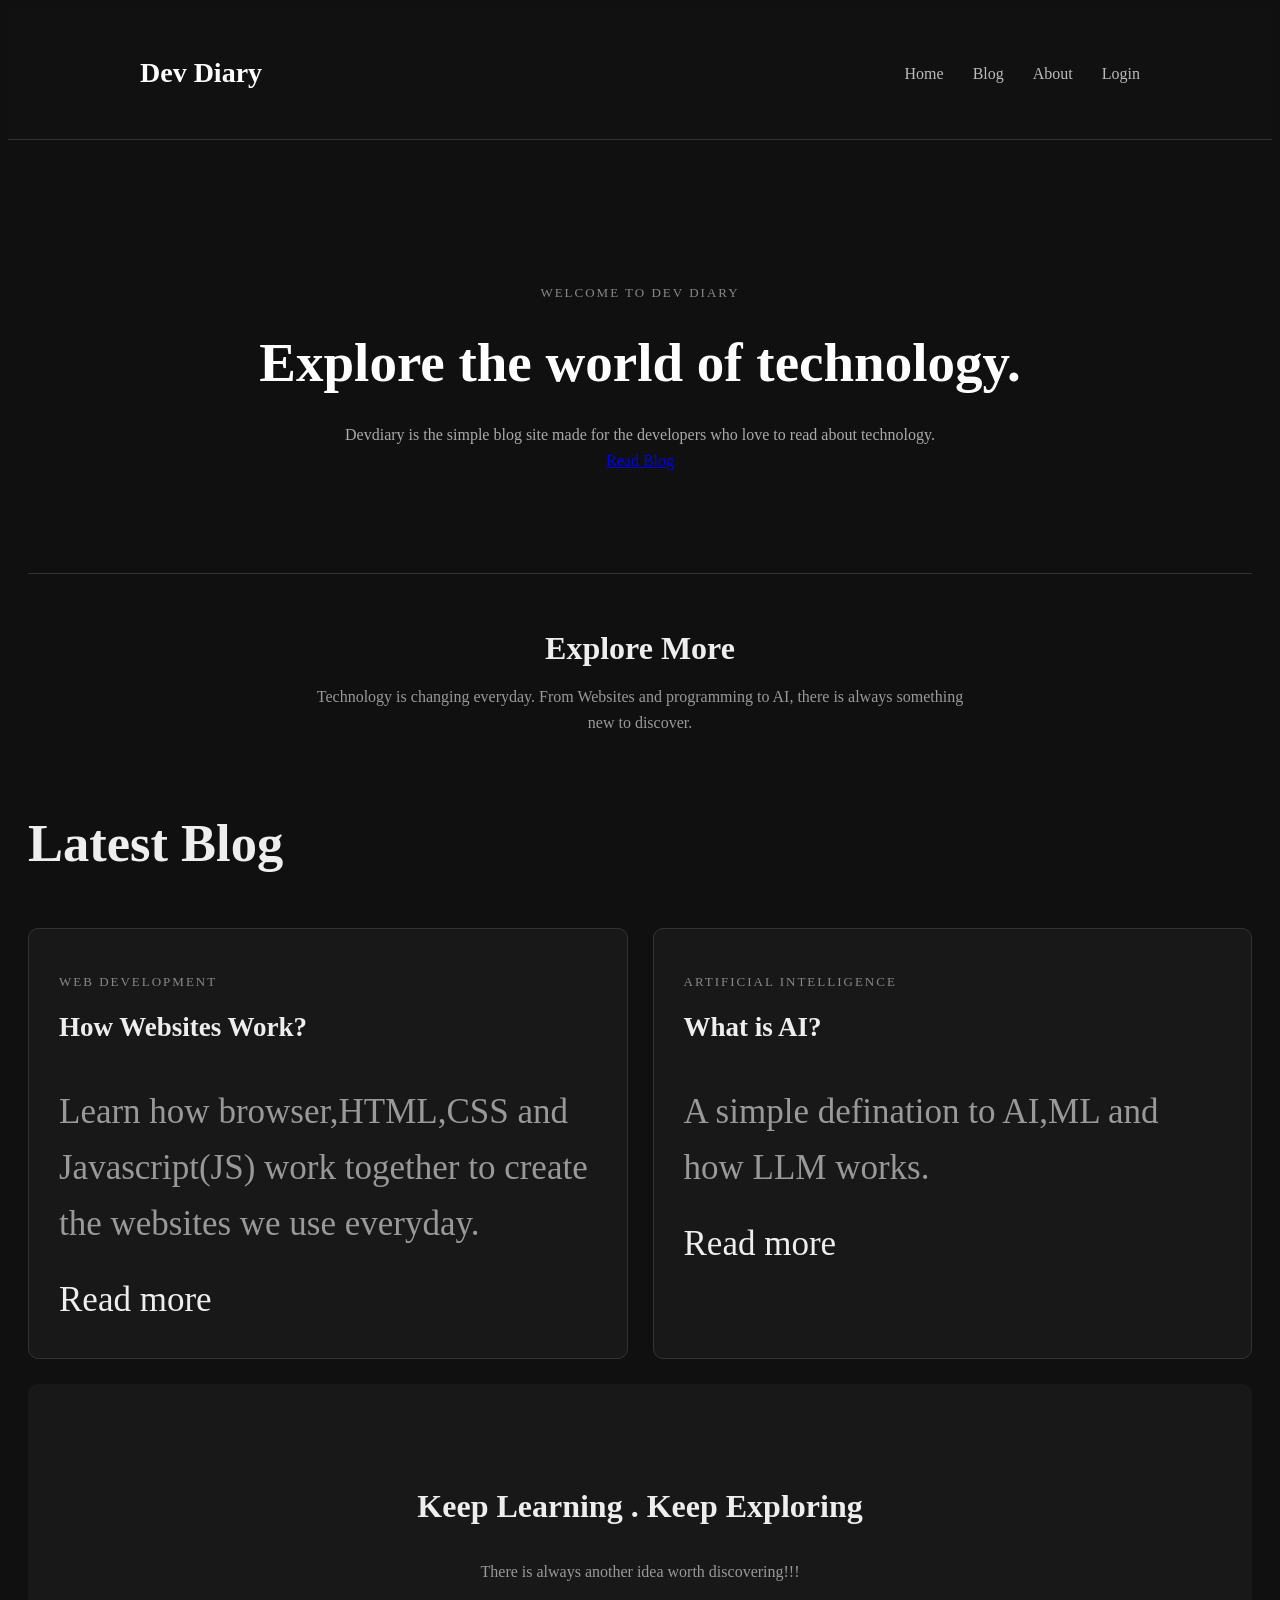
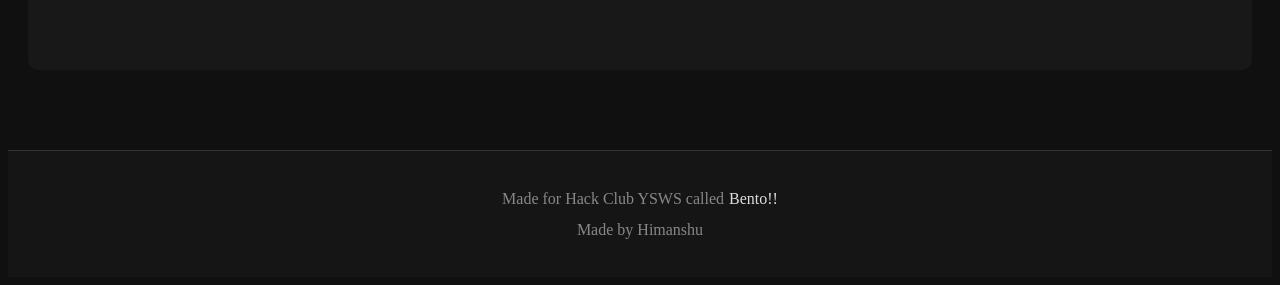
<file: index.html>
<!DOCTYPE html>
<html lang="en">
<head>
    <meta charset="UTF-8">
    <meta name="viewport" content="width=device-width, initial-scale=1.0">
    <title>Dev Diary</title>
    <link rel="stylesheet" href="style.css">
</head>
<body>
    <header>

        <nav>
            <h1>Dev Diary</h1>
            <div class="menu">
                <a href="#">Home</a>
                <a href="blog.html">Blog</a>
                <a href="about.html">About</a>
                 <a href="login.html">Login</a>
            </div>
        </nav>
    </header>

    <main>

        <section class="welcome">
            <p class="small">Welcome to Dev Diary</p>
            <h2>Explore the world of technology.</h2>

            <p>
                Devdiary is the simple blog site made for the developers who love to read about technology.
            </p>

            <a href="blog.html" class="button">Read Blog</a>

        </section>


        <section class="about">
            <h2>Explore More</h2>

            <p>
                Technology is changing everyday. From Websites and programming to AI, there is always something new to discover.

            </p>
        </section>

        <section class="blogs" id="blogs">
            <h2>Latest Blog</h2>

            <div class="cards">

                <article>
                    <p class="small">Web Development</p>
                    <h3>How Websites Work?</h3>

                    <p>Learn how browser,HTML,CSS and Javascript(JS) work together to create the websites we use everyday.</p>

                    <a href="">Read more</a>
                </article>
            
                <article>
                    <p class="small">Artificial Intelligence</p>

                    <h3>What is AI?</h3>

                    <p>A simple defination to AI,ML and how LLM works.</p>
                    <a href="">Read more</a>
                </article>
            </div>
        </section>



        <section class="end">
            <h2>Keep Learning . Keep Exploring</h2>
            <p>There is always another idea worth discovering!!!</p>
        </section>
    </main>

    <footer>
        <p>Made for Hack Club YSWS called<a href="https://bento.hackclub.com/">Bento!!</a></p>

        <p>Made by Himanshu</p>
    </footer>
    
</body>
</html>
</file>
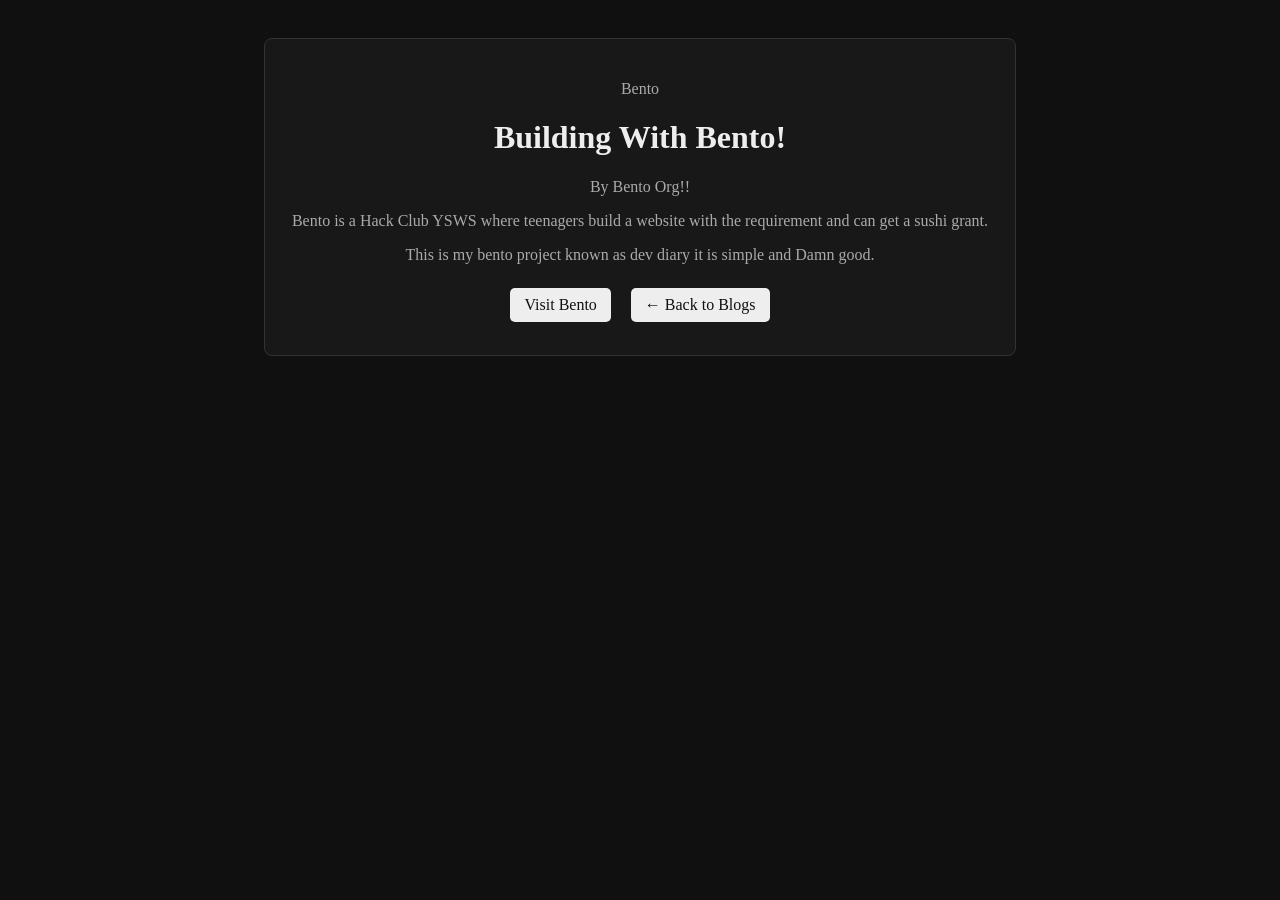
<file: bento.html>
<!DOCTYPE html>
<html lang="en">
<head>
    <meta charset="UTF-8">
    <meta name="viewport" content="width=device-width, initial-scale=1.0">
    <title>Bento</title>

    <style>
        body {
            background: #101010;
            color: #eee;
            font-family: cursive;
            text-align: center;
            padding: 30px;
        }

        .blog {
            max-width: 700px;
            margin: auto;
            background: #181818;
            border: 1px solid #333;
            border-radius: 8px;
            padding: 25px;
        }

        p {
            color: #aaa;
        }

        a {
            display: inline-block;
            background: #eee;
            color: #111;
            padding: 8px 14px;
            margin: 8px;
            text-decoration: none;
            border-radius: 5px;
        }

        a:hover {
            background: #bbb;
        }
    </style>
</head>

<body>

    <div class="blog">
        <p>Bento</p>

        <h1>Building With Bento!</h1>
        <p>By Bento Org!!</p>

        <p>
            Bento is a Hack Club YSWS where teenagers build a website with the requirement and can get a sushi grant.
        </p>

        <p>
            This is my bento project known as dev diary it is simple and Damn good.
        </p>

        <a href="https://bento.hackclub.com/">Visit Bento</a>
        <a href="blog.html">← Back to Blogs</a>
    </div>

</body>
</html>
</file>
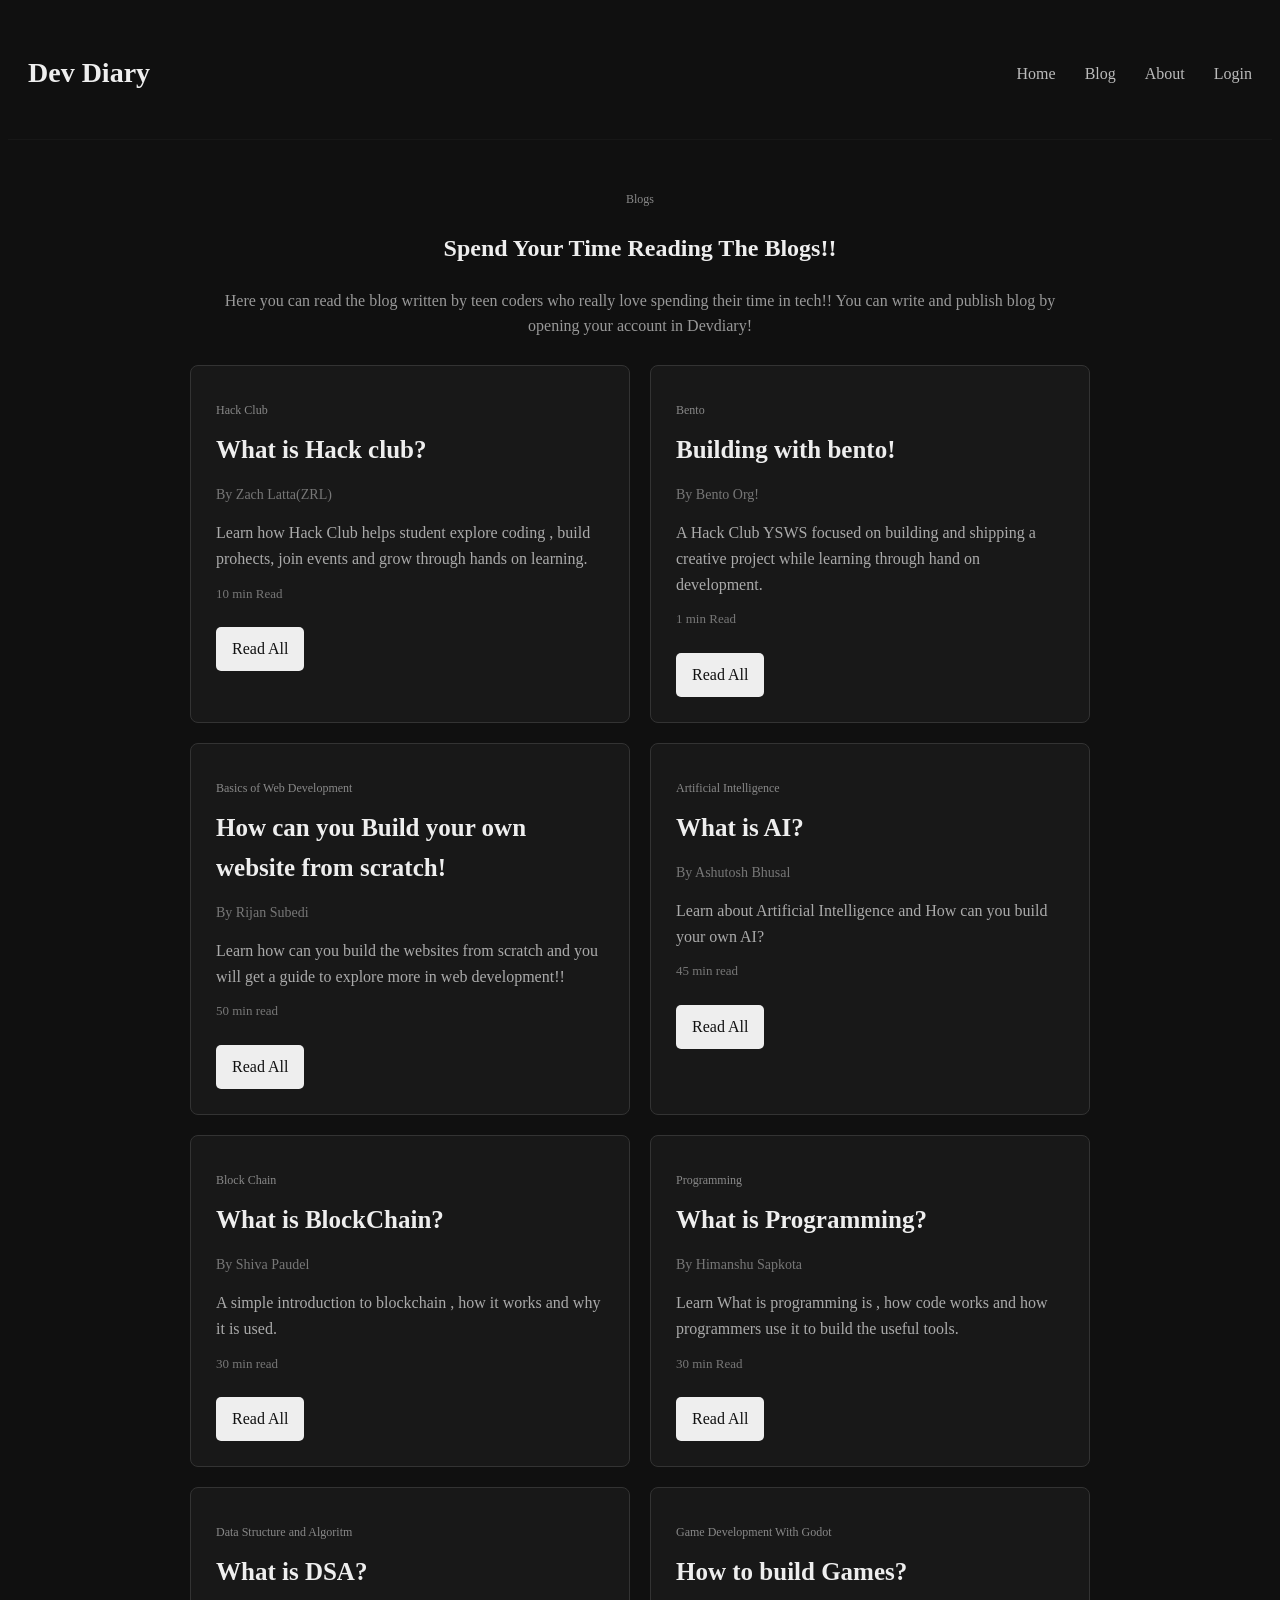
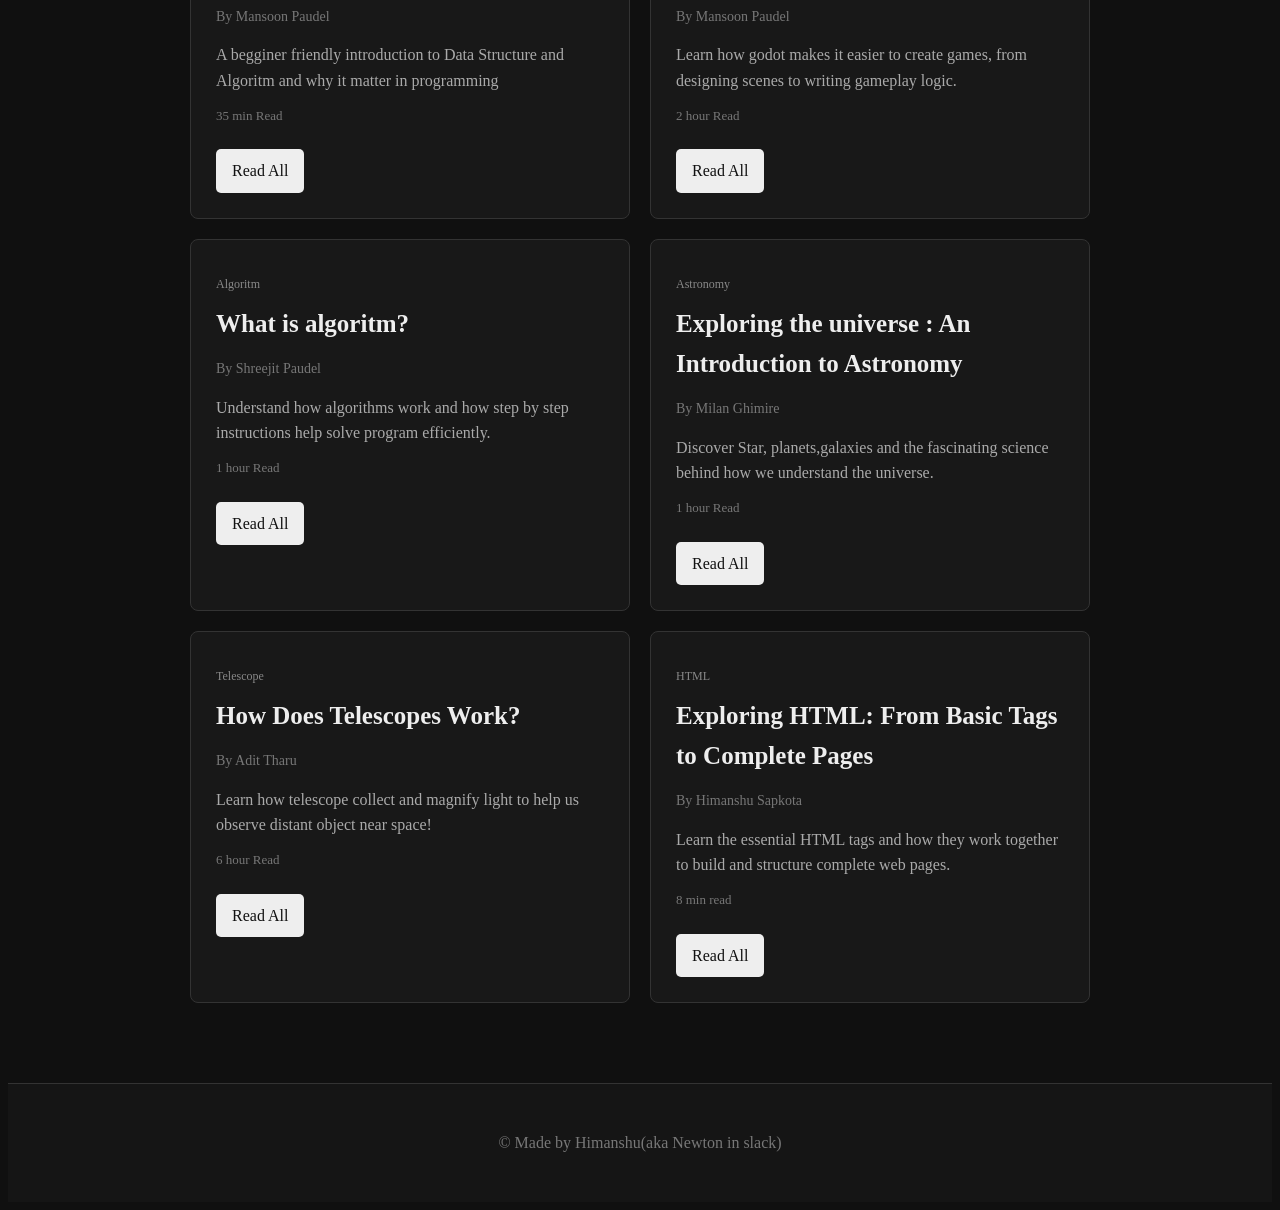
<file: blog.html>
<!DOCTYPE html>
<html lang="en">
<head>
    <meta charset="UTF-8">
    <meta name="viewport" content="width=\, initial-scale=1.0">
    <title>Blog-DevDiary</title>
    <style>
body{
    background: #101010;
    color: #eee;
    font-family: cursive;
    line-height: 1.6;
}

header{
    background: #10101010;
    border-bottom: 1px solid #3333;
}
nav{
    max-width: 10000px;
    margin: auto;
    padding: 20px;
    display: flex;
    justify-content: space-between;
    align-items: center;

}
nav h1{
    font-family: cursive;
    font-size: 28px;


}

.menu a{
    color: #bbbbbb;
    text-decoration: none;
    margin-left: 25px;

}

.menu a:hover{
    color: rgb(0, 0, 0);
    background-color: rgb(15, 209, 86);

}

main{
    max-width: 900px;
    margin: auto;
    padding: 30px 20px;
}

.top{
    text-align: center;
    padding: 10px 20px;

}

.small{
    color: #888;
    font-size: 12px;
    margin: 10px 0;

}

.top p:last-child{
    color: #999;
}

.blogs {
    display: grid;
    grid-template-columns: 1fr 1fr;
    gap: 20px;
}

.blogs article {
    background: #181818;
    border: 1px solid #333;
    border-radius: 8px;
    padding: 25px;
}

.blogs h3 {
    font-family: cursive;
    font-size: 25px;
    margin: 8px 0;
}

.author {
    color: #777;
    font-size: 14px;
}

.blogs article p:not(.small):not(.author):not(.time) {
    color: #aaa;
    margin: 12px 0;
}

.time {
    color: #777;
    font-size: 13px;
    margin-top: 10px;
}

.button {
    display: inline-block;
    background: #eee;
    color: #111;
    padding: 9px 16px;
    border-radius: 5px;
    text-decoration: none;
    margin-top: 10px;
}

.button:hover {
    background: #bbb;
}

.blogs article:hover {
    border-color: #555;
}

footer{
    margin-top: 50px;
    padding: 30px;
    text-align: center;
    background: #151515;
    border-top: 1px solid #333;
    color: #777;

}



       
    </style>
</head>
<body>
     <header>

        <nav>
            <h1>Dev Diary</h1>
            <div class="menu">
                <a href="index.html">Home</a>
                <a href="blog.html">Blog</a>
                <a href="about.html">About</a>
                 <a href="login.html">Login</a>
            </div>
        </nav>
    </header>

    <main>
        <section class="top">
            <p class="small">Blogs</p>
            <h2>Spend Your Time Reading The Blogs!!</h2>

            <p>
                Here you can read the blog written by teen coders who really love spending their time in tech!! 
               You can write and publish blog by opening your account in Devdiary!
            </p>

        </section>



        <section class="blogs">

             <article>
                <div>
                    <p class="small">Hack Club</p>
                    <h3>What is Hack club?</h3>
                    <p class="author">By Zach Latta(ZRL)</p>
                    <p>Learn how Hack Club helps student explore coding , build prohects, join events and grow through hands on learning.</p>
                    <p class="time">10 min Read</p>
                </div>
                <a href="https://hackclub.com/" class="button">Read All</a>
            </article>


             <article>
                <div>
                    <p class="small">Bento</p>
                    <h3>Building with bento!</h3>
                    <p class="author">By Bento Org!</p>
                    <p>A Hack Club YSWS focused on building and shipping a creative project while learning through hand on development.</p>
                    <p class="time">1 min Read</p>
                </div>
                <a href="bento.html" class="button">Read All</a>
            </article>




            <article>
            <div>
                <p class="small">Basics of Web Development</p>
                <h3>How can you Build your own website from scratch!</h3>
                <p class="author">By Rijan Subedi</p>
                <p>Learn how can you build the websites from scratch and you will get a guide to explore more in web development!!</p>

                <p class="time">50 min read</p>
            </div>
            <a href="#" class="button">Read All</a>
            </article>



            <article>
            <div>
                <p class="small">Artificial Intelligence</p>
                <h3>What is AI?</h3>
                <p class="author">By Ashutosh Bhusal</p>
                <p>Learn about Artificial Intelligence and How can you build your own AI?</p>

                <p class="time">45 min read</p>
            </div>
            <a href="#" class="button">Read All</a>
            </article>




            <article>
            <div>
                <p class="small">Block Chain</p>
                <h3>What is BlockChain?</h3>
                <p class="author">By Shiva Paudel</p>
                <p>A simple introduction to blockchain , how it works and why it is used.</p>

                <p class="time">30 min read</p>
            </div>
            <a href="#" class="button">Read All</a>
            </article>


            <article>
                <div>
                    <p class="small">Programming</p>
                    <h3>What is Programming?</h3>
                    <p class="author">By Himanshu Sapkota</p>
                    <p>Learn What is programming is , how code works and how programmers use it to build the useful tools.</p>
                    <p class="time">30 min Read</p>
                </div>
                <a href="#" class="button">Read All</a>
            </article>




            <article>
                <div>
                    <p class="small">Data Structure and Algoritm</p>
                    <h3>What is DSA?</h3>
                    <p class="author">By Mansoon Paudel</p>
                    <p>A begginer friendly introduction to Data Structure and Algoritm and why it matter in programming</p>
                    <p class="time">35 min Read</p>
                </div>
                <a href="#" class="button">Read All</a>
            </article>



            <article>
                <div>
                    <p class="small">Game Development With Godot</p>
                    <h3>How to build Games?</h3>
                    <p class="author">By Mansoon Paudel</p>
                    <p>Learn how godot makes it easier to create games, from designing scenes to writing gameplay logic.</p>
                    <p class="time">2 hour  Read</p>
                </div>
                <a href="#" class="button">Read All</a>
            </article>



            <article>
                <div>
                    <p class="small">Algoritm</p>
                    <h3>What is algoritm?</h3>
                    <p class="author">By Shreejit Paudel</p>
                    <p>Understand how algorithms work and how step by step instructions help solve program efficiently.</p>
                    <p class="time">1 hour Read</p>
                </div>
                <a href="#" class="button">Read All</a>
            </article>

             <article>
                <div>
                    <p class="small">Astronomy</p>
                    <h3>Exploring the universe : An Introduction to Astronomy</h3>
                    <p class="author">By Milan Ghimire</p>
                    <p>Discover Star, planets,galaxies and the fascinating science behind how we understand the universe.</p>
                    <p class="time">1 hour Read</p>
                </div>
                <a href="#" class="button">Read All</a>
            </article>


               <article>
                <div>
                    <p class="small">Telescope</p>
                    <h3>How Does Telescopes Work?</h3>
                    <p class="author">By Adit Tharu</p>
                    <p>Learn how telescope collect and magnify light to help us observe distant object near space!</p>
                    <p class="time">6 hour Read</p>
                </div>
                <a href="#" class="button">Read All</a>
            </article>

         
<article>
    <div>
        <p class="small">HTML</p>
        <h3>Exploring HTML: From Basic Tags to Complete Pages</h3>
        <p class="author">By Himanshu Sapkota</p>
        <p>Learn the essential HTML tags and how they work together to build and structure complete web pages.</p>

        <p class="time">8 min read</p>
    </div>
    <a href="#" class="button">Read All</a>
</article>



            

     </section>
    </main>


    <footer>
        <p>&copy Made by Himanshu(aka Newton in slack)</p>
    </footer>

    
</body>
</html>
</file>
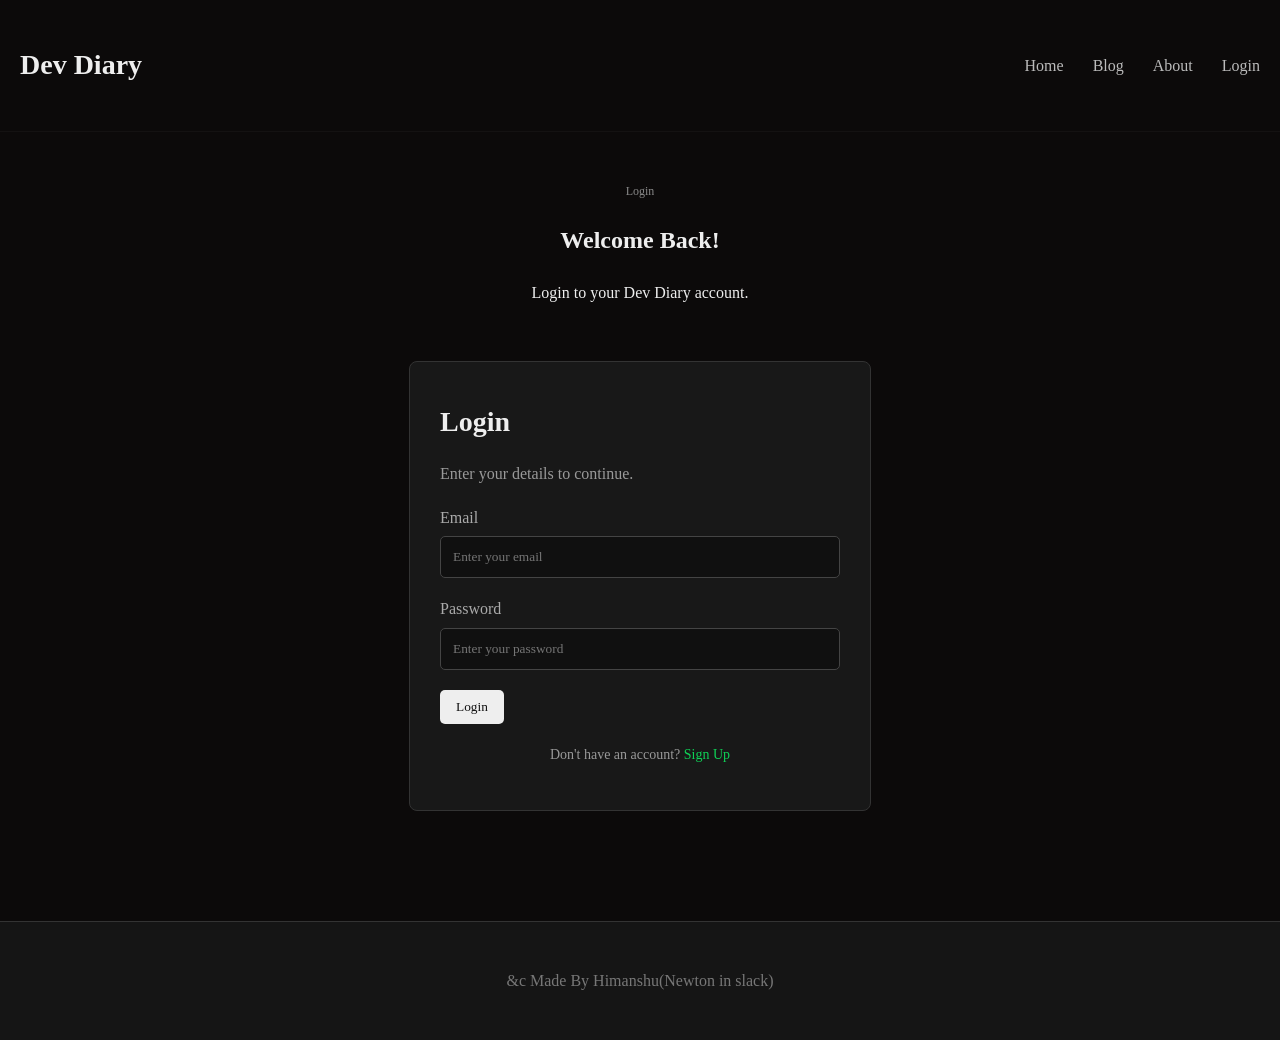
<file: login.html>
<!DOCTYPE html>
<html lang="en">
<head>
    <meta charset="UTF-8">
    <meta name="viewport" content="width=device-width, initial-scale=1.0">
    <title>Login-DevDiary</title>

    <style>
        body{
            background: #0c0a0a;
            color: #eee;
            font-family: cursive;
            line-height: 1.6;
            margin: 0;
        }

        header{
            background: #10101010;
            border-bottom: 1px solid #3333;
        }

        nav{
            max-width: 10000px;
            margin: auto;
            padding: 20px;
            display: flex;
            justify-content: space-between;
            align-items: center;
        }

        nav h1{
            font-family: cursive;
            font-size: 28px;
        }

        .menu a{
            color: #bbbbbb;
            text-decoration: none;
            margin-left: 25px;
        }

        .menu a:hover{
            color: rgb(0, 0, 0);
            background-color: rgb(15, 209, 86);
        }

        main{
            max-width: 900px;
            margin: auto;
            padding: 30px 20px;
        }

        .top{
            text-align: center;
            padding: 10px 20px;
        }

        .small{
            color: #888;
            font-size: 12px;
            margin: 10px 0;
        }

        .login-box{
            max-width: 400px;
            margin: 30px auto;
            background: #181818;
            border: 1px solid #333;
            border-radius: 8px;
            padding: 30px;
        }

        .login-box h2{
            font-family: cursive;
            font-size: 28px;
            margin: 8px 0;
        }

        .login-box p{
            color: #999;
        }

        label{
            display: block;
            color: #aaa;
            margin-top: 18px;
            margin-bottom: 6px;
        }

        input{
            width: 100%;
            padding: 12px;
            box-sizing: border-box;
            background: #101010;
            color: #eee;
            border: 1px solid #444;
            border-radius: 5px;
            font-family: cursive;
        }

        input:focus{
            outline: none;
            border-color: #0fd156;
        }

        .button{
            display: inline-block;
            background: #eee;
            color: #111;
            padding: 9px 16px;
            border-radius: 5px;
            text-decoration: none;
            margin-top: 20px;
            border: none;
            font-family: cursive;
            cursor: pointer;
        }

        .button:hover{
            background: #bbb;
        }

        .signup{
            text-align: center;
            margin-top: 20px;
            font-size: 14px;
        }

        .signup a{
            color: #0fd156;
            text-decoration: none;
        }

        footer{
            margin-top: 50px;
            padding: 30px;
            text-align: center;
            background: #151515;
            border-top: 1px solid #333;
            color: #777;
        }
    </style>
</head>

<body>

    <header>
        <nav>
            <h1>Dev Diary</h1>

            <div class="menu">
                <a href="index.html">Home</a>
                <a href="blog.html">Blog</a>
                <a href="about.html">About</a>
                <a href="login.html">Login</a>
            </div>
        </nav>
    </header>


    <main>

        <section class="top">
            <p class="small">Login</p>
            <h2>Welcome Back!</h2>
            <p>Login to your Dev Diary account.</p>
        </section>


        <section class="login-box">

            <h2>Login</h2>
            <p>Enter your details to continue.</p>

            <form>

                <label for="email">Email</label>
                <input
                    type="email"
                    id="email"
                    placeholder="Enter your email"
                    required
                >

                <label for="password">Password</label>
                <input
                    type="password"
                    id="password"
                    placeholder="Enter your password"
                    required
                >

                <button type="submit" class="button">
                    Login
                </button>

            </form>

            <p class="signup">
                Don't have an account?
                <a href="#">Sign Up</a>
            </p>

        </section>

    </main>


    <footer>
        <p>&c Made By Himanshu(Newton in slack)</p>
    </footer>

</body>
</html>
</file>
<file: style.css>
body{
    background: #101010;
    color: #eeeeee;
    font-family: cursive;
    line-height: 1.6;
}

header{
    background: #111111;
    border-bottom: 1px solid #333;

}

nav{
    max-width: 1000px;
    margin: auto;
    padding: 20px;
    display: flex;
    justify-content: space-between;
    align-items: center;
}

nav h1{
    font-family: cursive;
    font-size: 28px;
    color: #ffffff;
}

.menu a{
    color: #bbbbbb;
    text-decoration: none;
    margin-left: 25px;
}

.menu a:hover{
    color: rgb(0, 0, 0);
    background-color: rgb(15, 209, 86);
}

main{
    max-width: 10000px;
    margin: auto;
    padding: 30px 20px;

}

.welcome{
    text-align: center;
    padding: 100px 20px;

}

.small{
    color: #888;
    font-size: 13px;
    text-transform: uppercase;
    letter-spacing: 2px;
}

.welcome h2{
    font-family: cursive;
    font-size: 55px;
    margin: 15px 0;
    color: white;


}


.welcome p:not(.small) { 
    max-width: 600px;
     margin: auto; 
     color: #aaa;


}

button{
    display: inline-block;
    margin-top: 25px;
    padding: 12px 25px;
    background: #eeeeee;
    color: #111;
    text-decoration: none;
    border-radius: 6px;
}

.button:hover{
    background: #bbbbbb;

}

.about{
    text-align: center;
    padding: 22px 20px;
    border-top: 1px solid #333;

}
.about h2{
    font-family: cursive;
    font-size: 32px;
    margin-bottom: 10px;
}



.about p{
    max-width: 650px;
    margin: auto;
    color: #999;

}


.blogs{
    font-family: cursive;
    font-size: 35px;
    margin-bottom: 25px;
}

.cards{
    display: flex;
    gap: 25px;
}

.cards article{
    background: #181818;
    border: 1px solid #333;
    padding: 30px;
    border-radius: 10px;
    flex: 1;
    transition: 0.2s;

}

.cards article:hover{
    border-color: #666;
    transform: translateY(-4px);
}

.cards h3{
    font-family: cursive;
    font-size: 27px;
    margin: 10px 0;
}
.cards article p:not(.small) {
     color: #999;
      margin-bottom: 20px; 
    }

 .cards a {
        color: #eeeeee;
        text-decoration: none;
    }

.cards a:hover{
         text-decoration: underline;

    }


.end { text-align: center; 
        padding: 70px 20px;
        background: #181818;
        border-radius: 10px;

        }

.end h2 {
     font-family: cursive; 
      font-size: 32px; 
} 
.end p { 
    
     color: #999;
     margin-top: 10px; 
    
    }


  footer { 
    margin-top: 50px;
    padding: 30px; 
    text-align: center; 
    background: #151515;
    border-top: 1px solid #333; 
    color: #888; 
}


  footer a { 
    color: #ddd;
     margin-left: 5px; 
     text-decoration: none;
    }


        footer p { 
            margin: 5px;
         }
</file>
